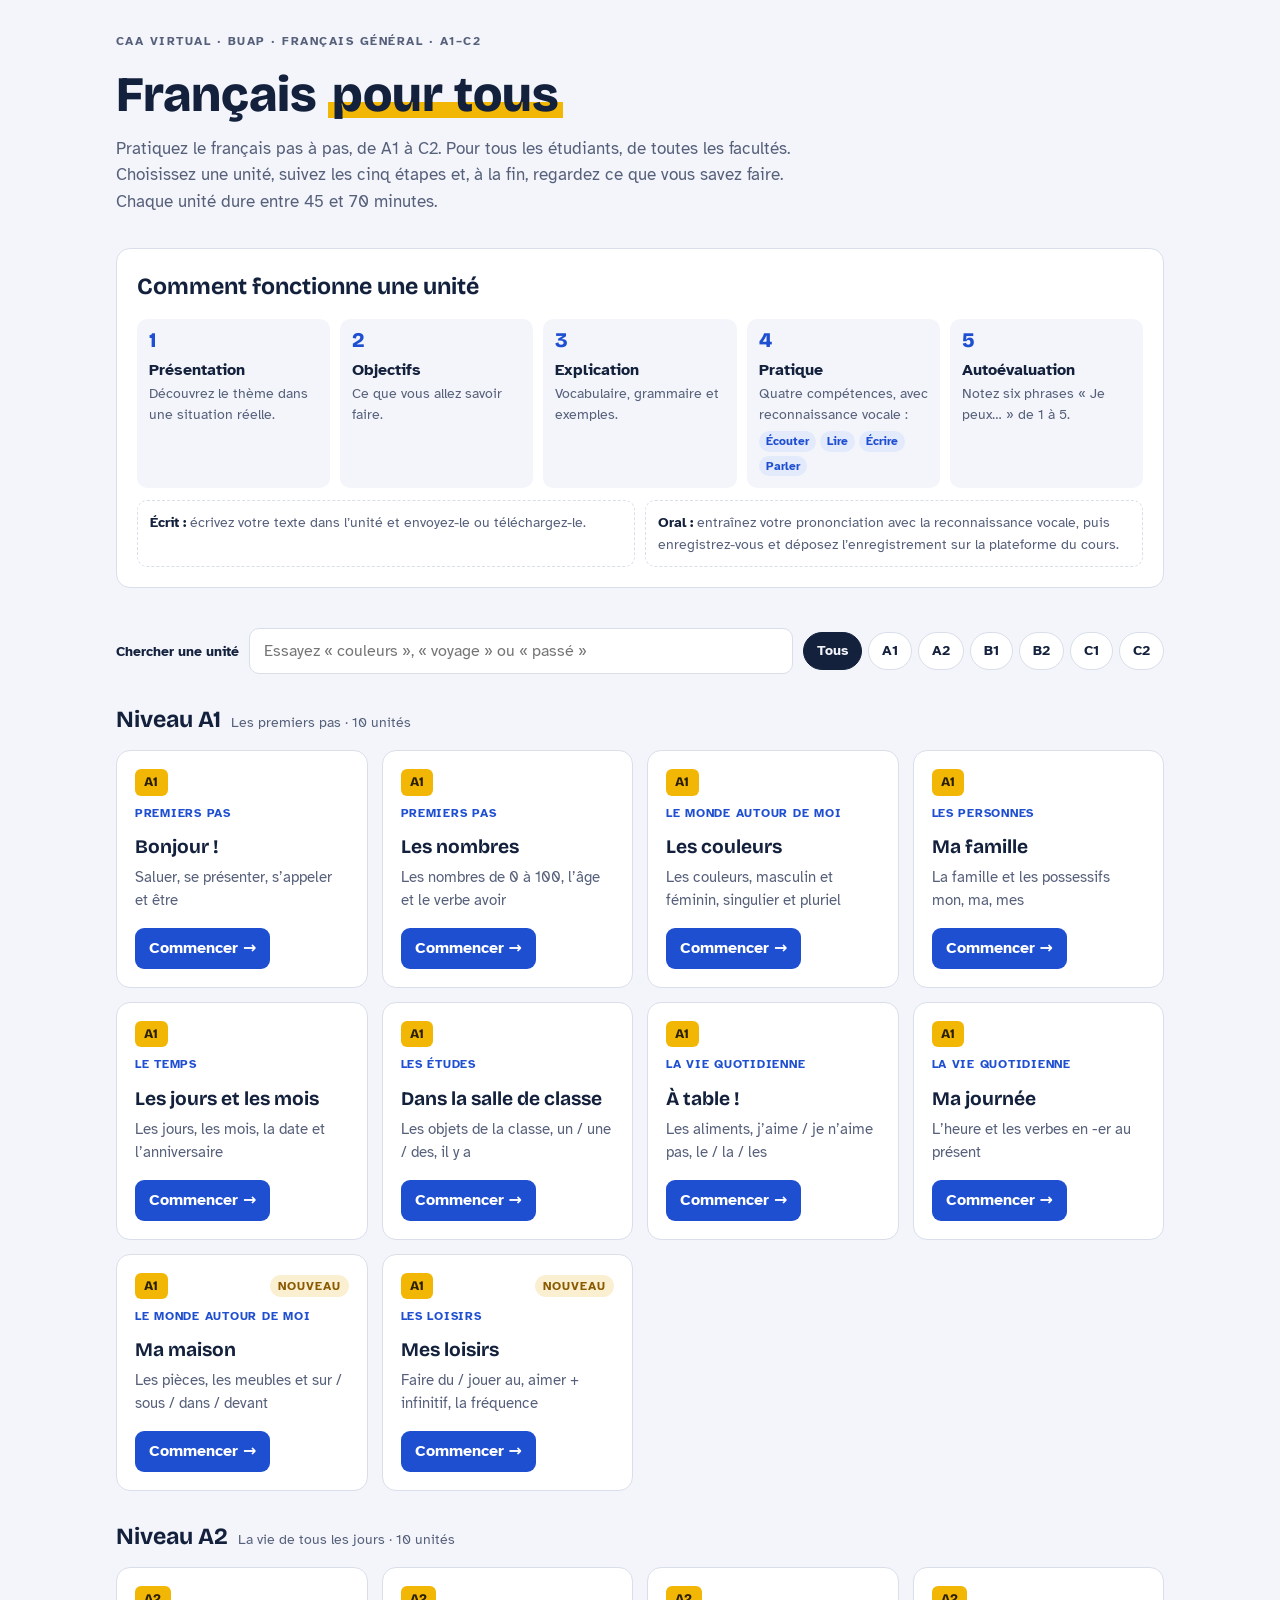
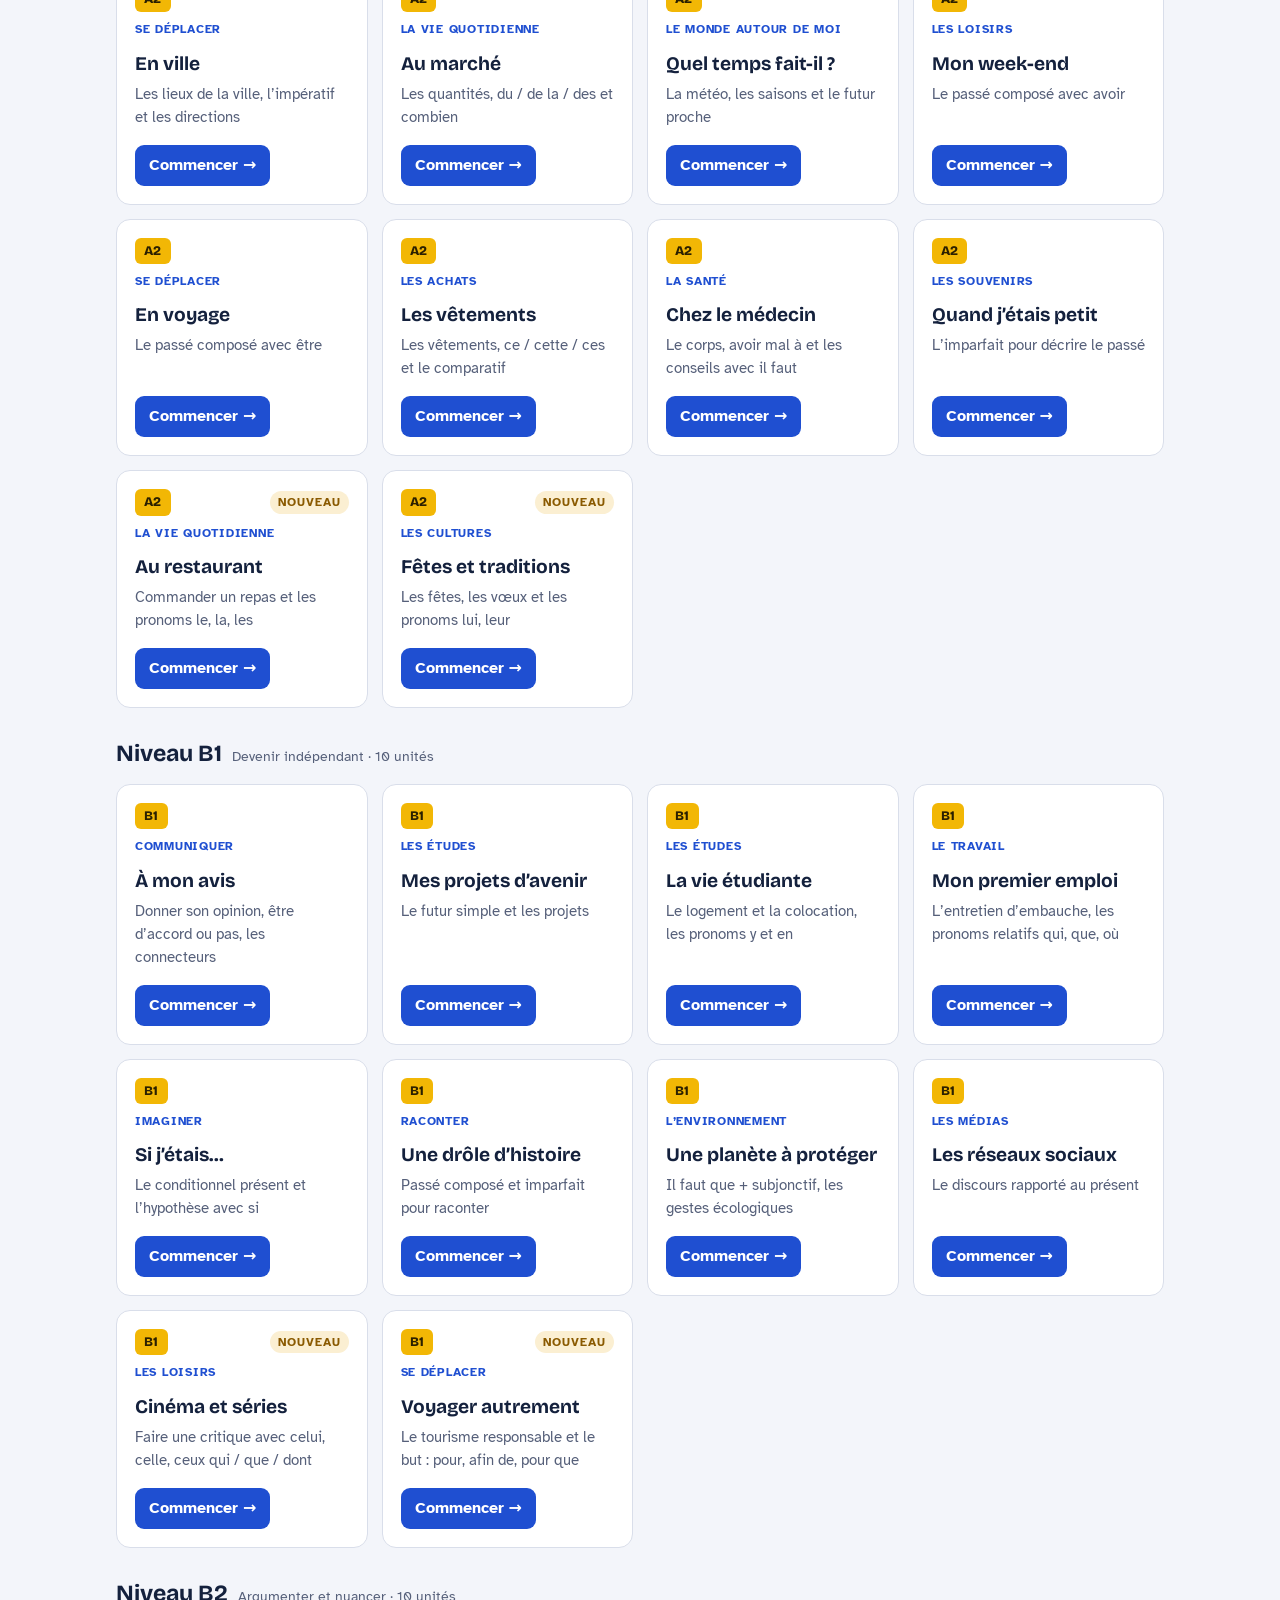
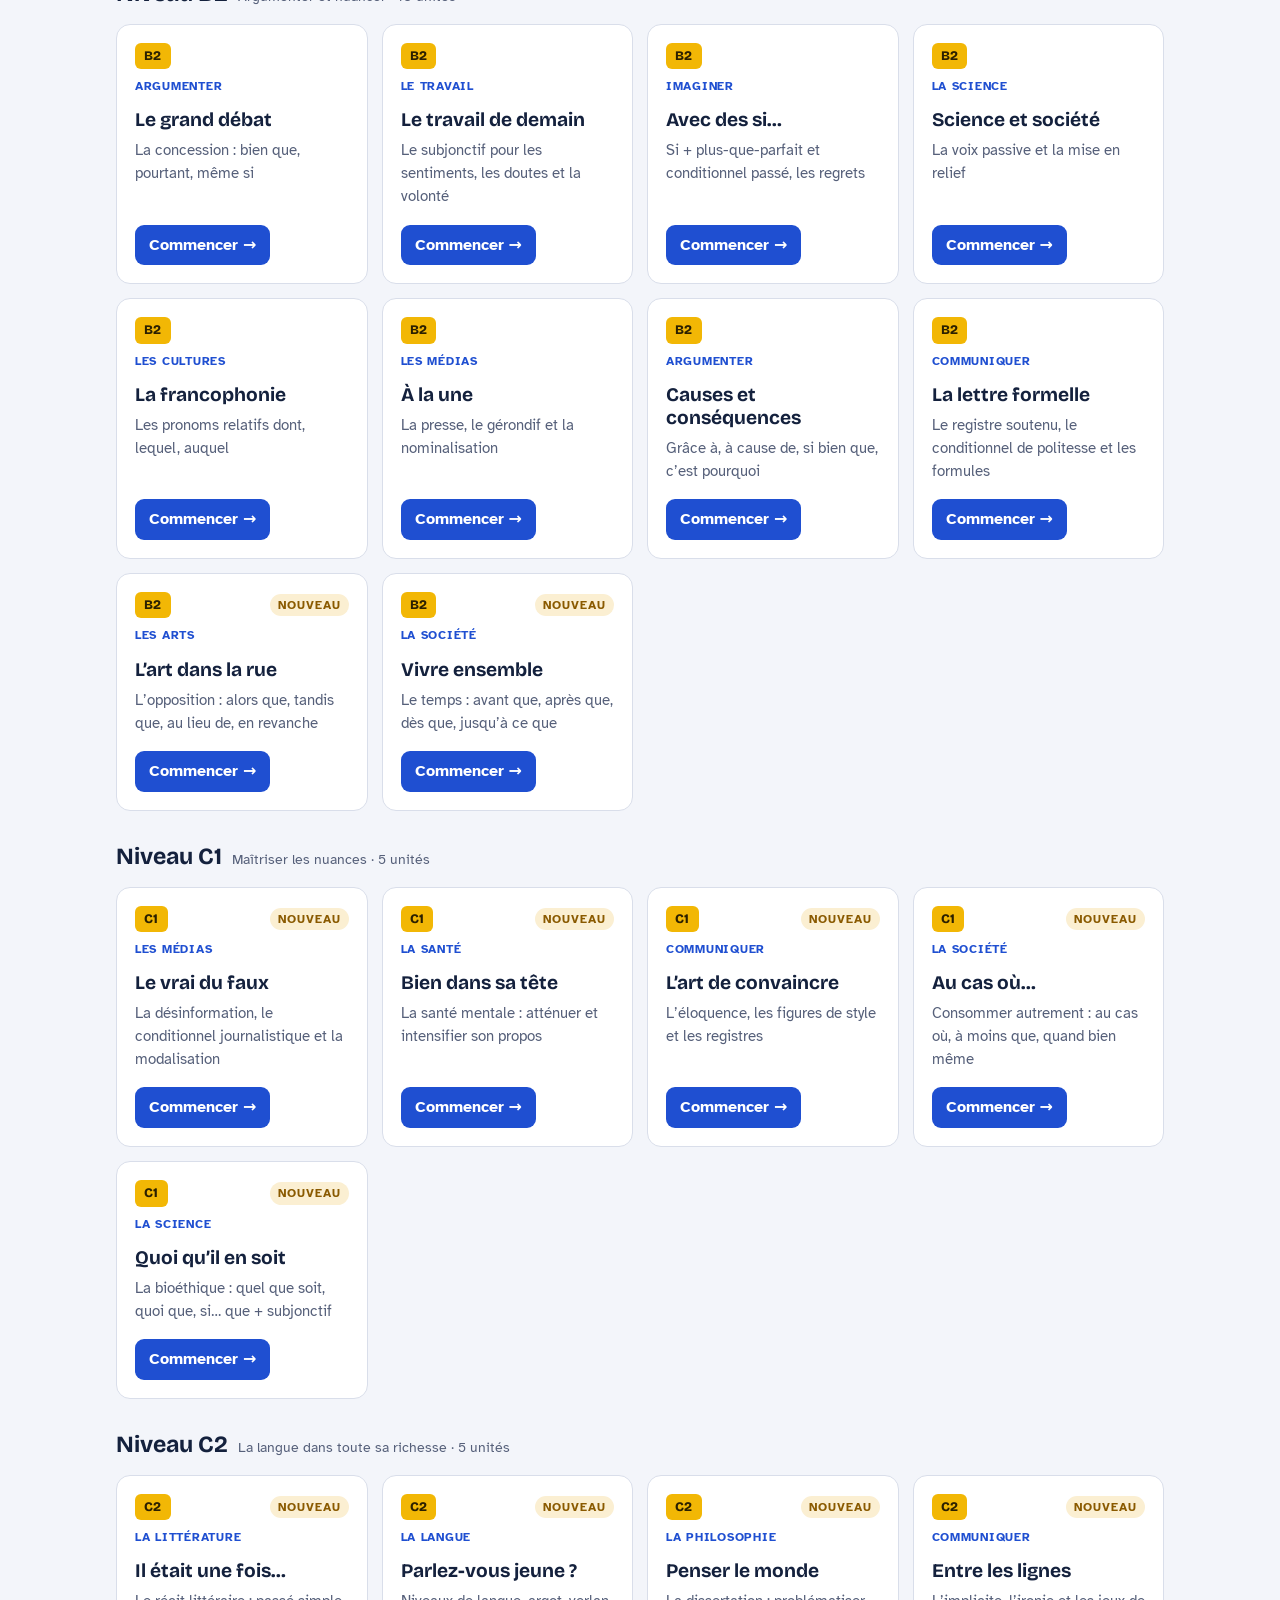
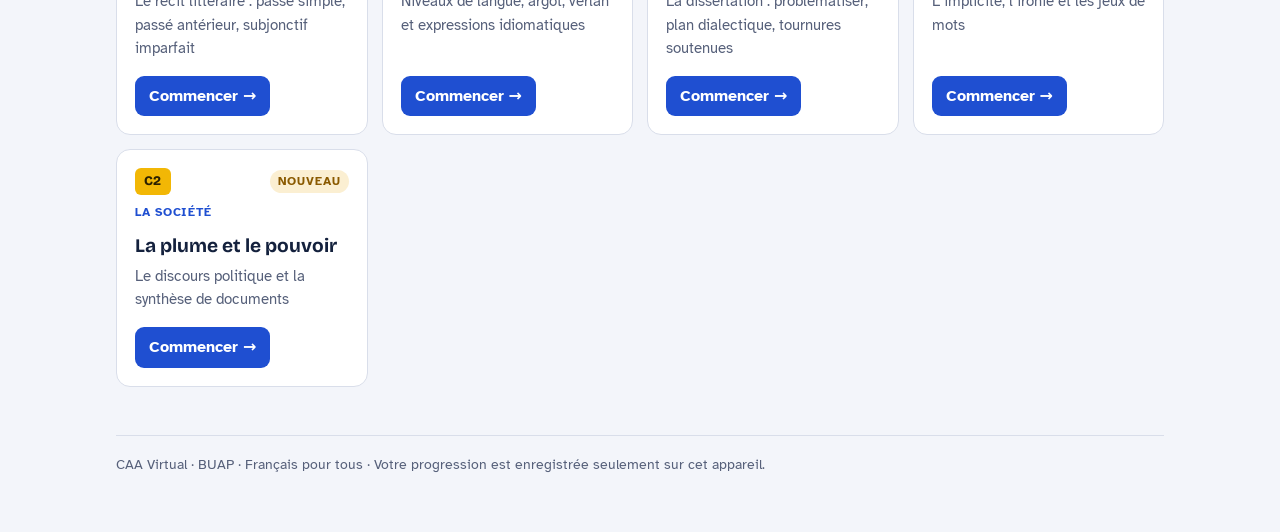
<file: index.html>
<!doctype html>
<html lang="fr">
<head>
<meta charset="utf-8">
<meta name="viewport" content="width=device-width, initial-scale=1, viewport-fit=cover">
<title>Français pour tous</title>
<link rel="preconnect" href="https://fonts.googleapis.com">
<link rel="stylesheet" href="https://fonts.googleapis.com/css2?family=Bricolage+Grotesque:opsz,wght@12..96,500;12..96,700;12..96,800&family=Atkinson+Hyperlegible:ital,wght@0,400;0,700;1,400&display=swap">
<style>
/* Layout: a study-planner page (French site). Header with the 5-step route every unit follows, then a filterable grid of unit cards grouped by status. */
:root{
  --bg:#f3f5fa; --surface:#ffffff; --ink:#14213d; --muted:#56607a; --line:#d9deea;
  --accent:#1f4fd1; --accent-soft:#e3eafc; --gold:#f2b705; --gold-ink:#5c4300;
  --new:#0f7a5a; --new-soft:#dcf3ea; --soon:#8a5a00; --soon-soft:#fbefd2;
  --display:"Bricolage Grotesque", "Segoe UI", system-ui, sans-serif;
  --body:"Atkinson Hyperlegible", "Segoe UI", system-ui, sans-serif;
}
@media (prefers-color-scheme: dark){:root:not([data-theme="light"]){
  --bg:#0e1424; --surface:#161e33; --ink:#e8ecf6; --muted:#9aa5c0; --line:#2a3552;
  --accent:#8eabff; --accent-soft:#1f2c52; --gold:#f2c23a; --gold-ink:#f2c23a;
  --new:#5fd3a9; --new-soft:#123a2e; --soon:#f0c062; --soon-soft:#3a2d10; color-scheme:dark}}
:root[data-theme="dark"]{
  --bg:#0e1424; --surface:#161e33; --ink:#e8ecf6; --muted:#9aa5c0; --line:#2a3552;
  --accent:#8eabff; --accent-soft:#1f2c52; --gold:#f2c23a; --gold-ink:#f2c23a;
  --new:#5fd3a9; --new-soft:#123a2e; --soon:#f0c062; --soon-soft:#3a2d10; color-scheme:dark}
*{box-sizing:border-box}
[hidden]{display:none!important}
html,body{margin:0}
body{background:var(--bg);color:var(--ink);font-family:var(--body);font-size:16px;line-height:1.55}
.wrap{max-width:1080px;margin:0 auto;padding-block:32px 56px;padding-left:max(16px,env(safe-area-inset-left,0px));padding-right:max(16px,env(safe-area-inset-right,0px))}
.eyebrow{font-size:.78rem;letter-spacing:.12em;text-transform:uppercase;color:var(--muted);font-weight:700}
h1{font-family:var(--display);font-weight:800;font-size:clamp(2rem,5vw,3.1rem);line-height:1.05;margin:.35em 0 .3em;text-wrap:balance}
h1 span{background:linear-gradient(transparent 62%,var(--gold) 62%,var(--gold) 90%,transparent 90%);padding:0 .08em}
.lead{max-width:62ch;color:var(--muted);font-size:1.08rem;margin:0}
h2{font-family:var(--display);font-weight:700;font-size:1.45rem;margin:0;text-wrap:balance}
/* Route */
.route{margin-top:32px;background:var(--surface);border:1px solid var(--line);border-radius:14px;padding:20px}
.route ol{list-style:none;margin:14px 0 0;padding:0;display:grid;grid-template-columns:repeat(5,minmax(0,1fr));gap:10px;counter-reset:s}
.route li{counter-increment:s;position:relative;padding:12px;border-radius:10px;background:var(--bg);min-width:0}
.route li::before{content:counter(s);font-family:var(--display);font-weight:800;font-size:1.3rem;color:var(--accent);display:block;line-height:1}
.route b{display:block;margin-top:6px}
.route small{color:var(--muted);font-size:.86rem;display:block}
.skills{display:flex;flex-wrap:wrap;gap:4px;margin-top:6px}
.skills i{font-style:normal;font-size:.74rem;padding:1px 7px;border-radius:99px;background:var(--accent-soft);color:var(--accent);font-weight:700}
.evidence{display:grid;grid-template-columns:1fr 1fr;gap:10px;margin-top:12px}
.evidence div{border:1px dashed var(--line);border-radius:10px;padding:10px 12px;font-size:.9rem;color:var(--muted)}
.evidence strong{color:var(--ink)}
/* Controls */
.controls{display:flex;flex-wrap:wrap;gap:10px;align-items:center;margin:40px 0 18px}
.controls label{font-weight:700;font-size:.9rem}
#q{flex:1 1 220px;min-width:0;font:inherit;padding:10px 14px;border-radius:10px;border:1px solid var(--line);background:var(--surface);color:var(--ink)}
.chips{display:flex;flex-wrap:wrap;gap:6px}
.chip{font:inherit;font-size:.88rem;font-weight:700;padding:7px 13px;border-radius:99px;border:1px solid var(--line);background:var(--surface);color:var(--ink);cursor:pointer}
.chip[aria-pressed="true"]{background:var(--ink);color:var(--bg);border-color:var(--ink)}
:focus-visible{outline:3px solid var(--gold);outline-offset:2px}
/* Groups & cards */
.group{margin-top:28px}
.group-head{display:flex;align-items:baseline;gap:10px;flex-wrap:wrap;margin-bottom:12px}
.group-head .count{color:var(--muted);font-size:.9rem}
.grid{display:grid;grid-template-columns:repeat(auto-fill,minmax(250px,1fr));gap:14px}
.card{background:var(--surface);border:1px solid var(--line);border-radius:14px;padding:18px;display:flex;flex-direction:column;gap:8px;min-width:0}
.card .top{display:flex;justify-content:space-between;align-items:center;gap:8px}
.lvl{font-family:var(--display);font-weight:800;font-size:.82rem;padding:3px 9px;border-radius:6px;background:var(--gold);color:#2b2000;letter-spacing:.02em}
.status{font-size:.74rem;font-weight:700;text-transform:uppercase;letter-spacing:.08em;padding:2px 8px;border-radius:99px}
.st-ready{background:var(--accent-soft);color:var(--accent)}
.st-progress{background:var(--new-soft);color:var(--new)}
.st-planned{background:var(--soon-soft);color:var(--soon)}
.card h3{font-family:var(--display);font-weight:700;font-size:1.2rem;line-height:1.2;margin:4px 0 0;text-wrap:balance}
.focus{color:var(--muted);font-size:.93rem;margin:0}
.subject{font-size:.78rem;font-weight:700;letter-spacing:.06em;text-transform:uppercase;color:var(--accent);margin:0}
.num{font-variant-numeric:tabular-nums;color:var(--muted);font-size:.8rem;font-weight:700}
.card .go{margin-top:auto;padding-top:8px}
.card a.btn{display:inline-block;font-weight:700;text-decoration:none;color:var(--surface);background:var(--accent);padding:8px 14px;border-radius:9px}
.card a.btn:hover{filter:brightness(1.08)}
.card .pending{font-size:.88rem;color:var(--muted);font-style:italic}
.empty{color:var(--muted);padding:20px;border:1px dashed var(--line);border-radius:12px;text-align:center}
footer{margin-top:48px;padding-top:18px;border-top:1px solid var(--line);color:var(--muted);font-size:.88rem}
@media (max-width:760px){.route ol{grid-template-columns:repeat(2,minmax(0,1fr))}.route li:last-child{grid-column:1/-1}.evidence{grid-template-columns:1fr}}
@media (prefers-reduced-motion:no-preference){.card{transition:transform .15s ease,border-color .15s}.card:hover{transform:translateY(-2px);border-color:var(--accent)}}
</style>
</head>
<body>

<div class="wrap">
  <header>
    <div class="eyebrow">CAA Virtual · BUAP · Français général · A1–C2</div>
    <h1>Français <span>pour tous</span></h1>
    <p class="lead">Pratiquez le français pas à pas, de A1 à C2. Pour tous les étudiants, de toutes les facultés. Choisissez une unité, suivez les cinq étapes et, à la fin, regardez ce que vous savez faire. Chaque unité dure entre 45 et 70 minutes.</p>
  </header>

  <section class="route" aria-labelledby="route-h">
    <h2 id="route-h">Comment fonctionne une unité</h2>
    <ol>
      <li><b>Présentation</b><small>Découvrez le thème dans une situation réelle.</small></li>
      <li><b>Objectifs</b><small>Ce que vous allez savoir faire.</small></li>
      <li><b>Explication</b><small>Vocabulaire, grammaire et exemples.</small></li>
      <li><b>Pratique</b><small>Quatre compétences, avec reconnaissance vocale :</small><span class="skills"><i>Écouter</i><i>Lire</i><i>Écrire</i><i>Parler</i></span></li>
      <li><b>Autoévaluation</b><small>Notez six phrases « Je peux… » de 1 à 5.</small></li>
    </ol>
    <div class="evidence">
      <div><strong>Écrit :</strong> écrivez votre texte dans l’unité et envoyez-le ou téléchargez-le.</div>
      <div><strong>Oral :</strong> entraînez votre prononciation avec la reconnaissance vocale, puis enregistrez-vous et déposez l’enregistrement sur la plateforme du cours.</div>
    </div>
  </section>

  <div class="controls">
    <label for="q">Chercher une unité</label>
    <input id="q" type="search" placeholder="Essayez « couleurs », « voyage » ou « passé »" autocomplete="off">
    <div class="chips" role="group" aria-label="Filtrer par niveau" id="levels"></div>
  </div>

  <main id="list"></main>

  <footer>CAA Virtual · BUAP · Français pour tous · Votre progression est enregistrée seulement sur cet appareil.</footer>
</div>

<script>
/* ===== Unités de la page d'accueil =====
   Pour ajouter une unité : copiez le dossier _template, renommez-le (ex. "ma-nouvelle-unite"),
   modifiez son data.js, puis ajoutez une ligne ici avec url: "ma-nouvelle-unite/".
   theme = petite étiquette au-dessus du titre. isNew: true affiche « Nouveau ». */
const UNITS = [
  {title:"Bonjour !",                theme:"Premiers pas",        focus:"Saluer, se présenter, s’appeler et être",                          level:"A1", url:"bonjour/"},
  {title:"Les nombres",              theme:"Premiers pas",        focus:"Les nombres de 0 à 100, l’âge et le verbe avoir",                  level:"A1", url:"les-nombres/"},
  {title:"Les couleurs",             theme:"Le monde autour de moi", focus:"Les couleurs, masculin et féminin, singulier et pluriel",       level:"A1", url:"les-couleurs/"},
  {title:"Ma famille",               theme:"Les personnes",       focus:"La famille et les possessifs mon, ma, mes",                        level:"A1", url:"ma-famille/"},
  {title:"Les jours et les mois",    theme:"Le temps",            focus:"Les jours, les mois, la date et l’anniversaire",                   level:"A1", url:"jours-et-mois/"},
  {title:"Dans la salle de classe",  theme:"Les études",          focus:"Les objets de la classe, un / une / des, il y a",                  level:"A1", url:"salle-de-classe/"},
  {title:"À table !",                theme:"La vie quotidienne",  focus:"Les aliments, j’aime / je n’aime pas, le / la / les",              level:"A1", url:"a-table/"},
  {title:"Ma journée",               theme:"La vie quotidienne",  focus:"L’heure et les verbes en -er au présent",                         level:"A1", url:"ma-journee/"},
  {title:"Ma maison",                theme:"Le monde autour de moi", focus:"Les pièces, les meubles et sur / sous / dans / devant",           level:"A1", url:"ma-maison/", isNew:true},
  {title:"Mes loisirs",              theme:"Les loisirs",         focus:"Faire du / jouer au, aimer + infinitif, la fréquence",             level:"A1", url:"mes-loisirs/", isNew:true},
  {title:"En ville",                 theme:"Se déplacer",         focus:"Les lieux de la ville, l’impératif et les directions",             level:"A2", url:"en-ville/"},
  {title:"Au marché",                theme:"La vie quotidienne",  focus:"Les quantités, du / de la / des et combien",                       level:"A2", url:"au-marche/"},
  {title:"Quel temps fait-il ?",     theme:"Le monde autour de moi", focus:"La météo, les saisons et le futur proche",                     level:"A2", url:"la-meteo/"},
  {title:"Mon week-end",             theme:"Les loisirs",         focus:"Le passé composé avec avoir",                                      level:"A2", url:"mon-week-end/"},
  {title:"En voyage",                theme:"Se déplacer",         focus:"Le passé composé avec être",                                       level:"A2", url:"en-voyage/"},
  {title:"Les vêtements",            theme:"Les achats",          focus:"Les vêtements, ce / cette / ces et le comparatif",                 level:"A2", url:"les-vetements/"},
  {title:"Chez le médecin",          theme:"La santé",            focus:"Le corps, avoir mal à et les conseils avec il faut",               level:"A2", url:"chez-le-medecin/"},
  {title:"Quand j’étais petit",      theme:"Les souvenirs",       focus:"L’imparfait pour décrire le passé",                                level:"A2", url:"quand-j-etais-petit/"},
  {title:"Au restaurant",            theme:"La vie quotidienne",  focus:"Commander un repas et les pronoms le, la, les",                    level:"A2", url:"au-restaurant/", isNew:true},
  {title:"Fêtes et traditions",      theme:"Les cultures",        focus:"Les fêtes, les vœux et les pronoms lui, leur",                     level:"A2", url:"fetes-et-traditions/", isNew:true},
  {title:"À mon avis",               theme:"Communiquer",         focus:"Donner son opinion, être d’accord ou pas, les connecteurs",        level:"B1", url:"a-mon-avis/"},
  {title:"Mes projets d’avenir",     theme:"Les études",          focus:"Le futur simple et les projets",                                   level:"B1", url:"projets-d-avenir/"},
  {title:"La vie étudiante",         theme:"Les études",          focus:"Le logement et la colocation, les pronoms y et en",               level:"B1", url:"la-vie-etudiante/"},
  {title:"Mon premier emploi",       theme:"Le travail",          focus:"L’entretien d’embauche, les pronoms relatifs qui, que, où",        level:"B1", url:"premier-emploi/"},
  {title:"Si j’étais…",              theme:"Imaginer",            focus:"Le conditionnel présent et l’hypothèse avec si",                   level:"B1", url:"si-j-etais/"},
  {title:"Une drôle d’histoire",     theme:"Raconter",            focus:"Passé composé et imparfait pour raconter",                         level:"B1", url:"une-drole-d-histoire/"},
  {title:"Une planète à protéger",   theme:"L’environnement",     focus:"Il faut que + subjonctif, les gestes écologiques",                 level:"B1", url:"planete-a-proteger/"},
  {title:"Les réseaux sociaux",      theme:"Les médias",          focus:"Le discours rapporté au présent",                                  level:"B1", url:"reseaux-sociaux/"},
  {title:"Cinéma et séries",         theme:"Les loisirs",         focus:"Faire une critique avec celui, celle, ceux qui / que / dont",      level:"B1", url:"cinema-et-series/", isNew:true},
  {title:"Voyager autrement",        theme:"Se déplacer",         focus:"Le tourisme responsable et le but : pour, afin de, pour que",      level:"B1", url:"voyager-autrement/", isNew:true},
  {title:"Le grand débat",           theme:"Argumenter",          focus:"La concession : bien que, pourtant, même si",                      level:"B2", url:"le-grand-debat/"},
  {title:"Le travail de demain",     theme:"Le travail",          focus:"Le subjonctif pour les sentiments, les doutes et la volonté",      level:"B2", url:"travail-de-demain/"},
  {title:"Avec des si…",             theme:"Imaginer",            focus:"Si + plus-que-parfait et conditionnel passé, les regrets",         level:"B2", url:"avec-des-si/"},
  {title:"Science et société",       theme:"La science",          focus:"La voix passive et la mise en relief",                             level:"B2", url:"science-et-societe/"},
  {title:"La francophonie",          theme:"Les cultures",        focus:"Les pronoms relatifs dont, lequel, auquel",                        level:"B2", url:"la-francophonie/"},
  {title:"À la une",                 theme:"Les médias",          focus:"La presse, le gérondif et la nominalisation",                      level:"B2", url:"a-la-une/"},
  {title:"Causes et conséquences",   theme:"Argumenter",          focus:"Grâce à, à cause de, si bien que, c’est pourquoi",                 level:"B2", url:"causes-et-consequences/"},
  {title:"La lettre formelle",       theme:"Communiquer",         focus:"Le registre soutenu, le conditionnel de politesse et les formules", level:"B2", url:"lettre-formelle/"},
  {title:"L’art dans la rue",        theme:"Les arts",            focus:"L’opposition : alors que, tandis que, au lieu de, en revanche",     level:"B2", url:"l-art-dans-la-rue/", isNew:true},
  {title:"Vivre ensemble",           theme:"La société",          focus:"Le temps : avant que, après que, dès que, jusqu’à ce que",          level:"B2", url:"vivre-ensemble/", isNew:true},
  {title:"Le vrai du faux",          theme:"Les médias",          focus:"La désinformation, le conditionnel journalistique et la modalisation", level:"C1", url:"le-vrai-du-faux/", isNew:true},
  {title:"Bien dans sa tête",        theme:"La santé",            focus:"La santé mentale : atténuer et intensifier son propos",            level:"C1", url:"bien-dans-sa-tete/", isNew:true},
  {title:"L’art de convaincre",      theme:"Communiquer",         focus:"L’éloquence, les figures de style et les registres",               level:"C1", url:"l-art-de-convaincre/", isNew:true},
  {title:"Au cas où…",               theme:"La société",          focus:"Consommer autrement : au cas où, à moins que, quand bien même",    level:"C1", url:"au-cas-ou/", isNew:true},
  {title:"Quoi qu’il en soit",       theme:"La science",          focus:"La bioéthique : quel que soit, quoi que, si… que + subjonctif",    level:"C1", url:"quoi-qu-il-en-soit/", isNew:true},
  {title:"Il était une fois…",       theme:"La littérature",      focus:"Le récit littéraire : passé simple, passé antérieur, subjonctif imparfait", level:"C2", url:"il-etait-une-fois/", isNew:true},
  {title:"Parlez-vous jeune ?",      theme:"La langue",           focus:"Niveaux de langue, argot, verlan et expressions idiomatiques",     level:"C2", url:"parlez-vous-jeune/", isNew:true},
  {title:"Penser le monde",          theme:"La philosophie",      focus:"La dissertation : problématiser, plan dialectique, tournures soutenues", level:"C2", url:"penser-le-monde/", isNew:true},
  {title:"Entre les lignes",         theme:"Communiquer",         focus:"L’implicite, l’ironie et les jeux de mots",                       level:"C2", url:"entre-les-lignes/", isNew:true},
  {title:"La plume et le pouvoir",   theme:"La société",          focus:"Le discours politique et la synthèse de documents",               level:"C2", url:"la-plume-et-le-pouvoir/", isNew:true}
];

const GROUPS = [
  {key:"A1", name:"Niveau A1", note:"Les premiers pas"},
  {key:"A2", name:"Niveau A2", note:"La vie de tous les jours"},
  {key:"B1", name:"Niveau B1", note:"Devenir indépendant"},
  {key:"B2", name:"Niveau B2", note:"Argumenter et nuancer"},
  {key:"C1", name:"Niveau C1", note:"Maîtriser les nuances"},
  {key:"C2", name:"Niveau C2", note:"La langue dans toute sa richesse"}
];
const LEVELS = ["Tous","A1","A2","B1","B2","C1","C2"];
let level = "Tous";

const chipsEl = document.getElementById("levels");
LEVELS.forEach(l=>{
  const b=document.createElement("button");
  b.className="chip"; b.type="button"; b.textContent=l; b.id="lvl-"+l;
  b.setAttribute("aria-pressed", l===level ? "true":"false");
  b.addEventListener("click",()=>{level=l;[...chipsEl.children].forEach(c=>c.setAttribute("aria-pressed",c.textContent===l?"true":"false"));render();});
  chipsEl.appendChild(b);
});
document.getElementById("q").addEventListener("input",render);

function esc(s){return s.replace(/[&<>"]/g,c=>({"&":"&amp;","<":"&lt;",">":"&gt;",'"':"&quot;"}[c]));}
/* Accents are ignored in the search box: "eleve" finds "élève". */
function fold(s){return s.toLowerCase().normalize("NFD").replace(/[̀-ͯ]/g,"").replace(/[’']/g,"'");}
function done(u){ try { const s=JSON.parse(localStorage.getItem("fr:"+u.url.replace(/\/$/,""))||"{}"); return s.self && Object.keys(s.self).length>=6; } catch(e){ return false; } }

function render(){
  const q=fold(document.getElementById("q").value.trim());
  const list=document.getElementById("list"); list.innerHTML="";
  let shown=0;
  GROUPS.forEach(g=>{
    const items=UNITS.map((u,i)=>({...u,n:i+1})).filter(u=>u.level===g.key
      && (level==="Tous"||u.level===level)
      && (!q || fold(u.title+" "+u.theme+" "+u.focus).includes(q)));
    if(!items.length) return;
    shown+=items.length;
    const sec=document.createElement("section"); sec.className="group";
    sec.innerHTML=`<div class="group-head"><h2>${g.name}</h2><span class="count">${g.note} · ${items.length} unité${items.length>1?"s":""}</span></div>`;
    const grid=document.createElement("div"); grid.className="grid";
    items.forEach(u=>{
      const badge = done(u) ? `<span class="status st-progress">Terminée</span>` : (u.isNew ? `<span class="status st-planned">Nouveau</span>` : "");
      const go = u.url ? `<a class="btn" href="${esc(u.url)}">Commencer →</a>` : `<span class="pending">Bientôt disponible</span>`;
      grid.insertAdjacentHTML("beforeend",
        `<article class="card"><div class="top"><span class="lvl">${u.level}</span>${badge}</div>
         <p class="subject">${esc(u.theme||"")}</p><h3>${esc(u.title)}</h3><p class="focus">${esc(u.focus)}</p><div class="go">${go}</div></article>`);
    });
    sec.appendChild(grid); list.appendChild(sec);
  });
  if(!shown) list.innerHTML=`<p class="empty">Aucune unité trouvée. Essayez un autre mot ou choisissez « Tous ».</p>`;
}
render();
</script>
</body>
</html>
</file>
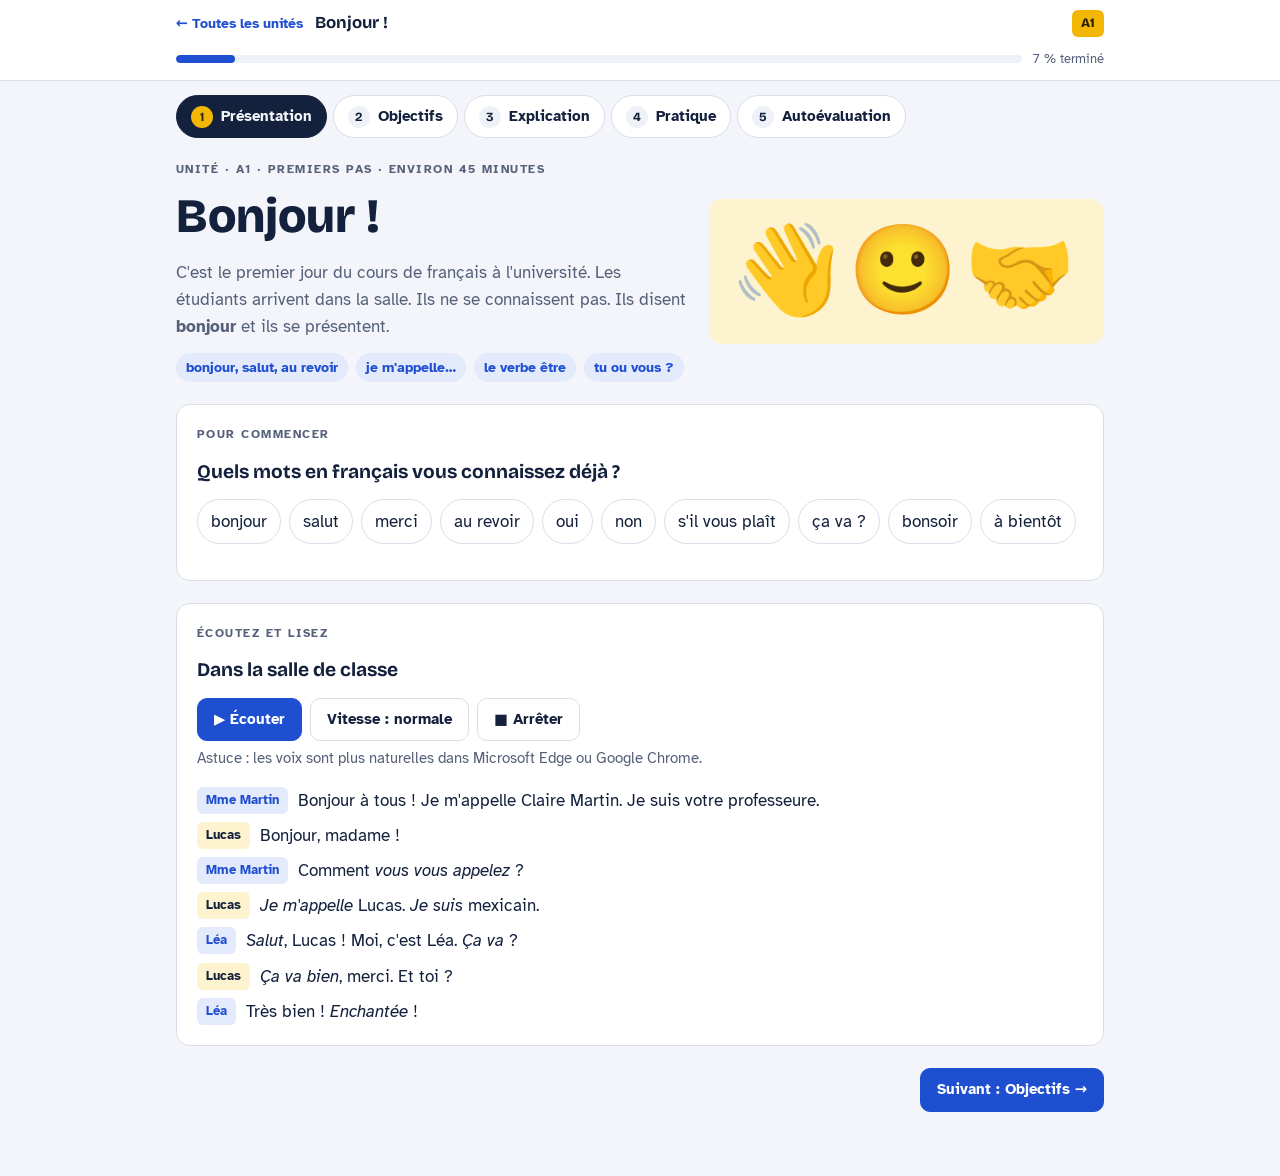
<file: _template/index.html>
<!doctype html>
<html lang="fr">
<head>
<meta charset="utf-8">
<meta name="viewport" content="width=device-width, initial-scale=1, viewport-fit=cover">
<title>Français pour tous</title>
<link rel="preconnect" href="https://fonts.googleapis.com">
<link rel="stylesheet" href="https://fonts.googleapis.com/css2?family=Bricolage+Grotesque:opsz,wght@12..96,500;12..96,700;12..96,800&family=Atkinson+Hyperlegible:ital,wght@0,400;0,700;1,400&display=swap">
<link rel="stylesheet" href="../assets/unit.css?v=3">
</head>
<body>
<noscript><p style="padding:16px">Cette unité a besoin de JavaScript. Activez-le dans votre navigateur.</p></noscript>
<!-- Toutes les unités utilisent cette même page. Le contenu est dans data.js, dans ce dossier. -->
<script src="../assets/config.js"></script>
<script src="data.js"></script>
<script src="../assets/unit.js?v=3"></script>
</body>
</html>
</file>
<file: assets/unit.css>
/* Français pour tous — shared unit styles
   Layout: sticky header with progress, five step tabs, one panel per step.
   Colors are tokens; every unit uses the same palette as the home page. */
:root{
  --bg:#f3f5fa; --surface:#ffffff; --sunk:#eef1f8; --ink:#14213d; --muted:#56607a; --line:#d9deea;
  --accent:#1f4fd1; --accent-ink:#ffffff; --accent-soft:#e3eafc; --gold:#f2b705; --gold-soft:#fdf3cf;
  --good:#0f7a5a; --good-soft:#dcf3ea; --bad:#b42318; --bad-soft:#fde4e1;
  --display:"Bricolage Grotesque","Segoe UI",system-ui,sans-serif;
  --body:"Atkinson Hyperlegible","Segoe UI",system-ui,sans-serif;
  --radius:14px;
}
@media (prefers-color-scheme: dark){:root:not([data-theme="light"]){
  --bg:#0e1424; --surface:#161e33; --sunk:#111a2d; --ink:#e8ecf6; --muted:#9aa5c0; --line:#2a3552;
  --accent:#8eabff; --accent-ink:#0e1424; --accent-soft:#1f2c52; --gold:#f2c23a; --gold-soft:#3a2f0e;
  --good:#5fd3a9; --good-soft:#123a2e; --bad:#ff8a7a; --bad-soft:#41191a; color-scheme:dark}}
:root[data-theme="dark"]{
  --bg:#0e1424; --surface:#161e33; --sunk:#111a2d; --ink:#e8ecf6; --muted:#9aa5c0; --line:#2a3552;
  --accent:#8eabff; --accent-ink:#0e1424; --accent-soft:#1f2c52; --gold:#f2c23a; --gold-soft:#3a2f0e;
  --good:#5fd3a9; --good-soft:#123a2e; --bad:#ff8a7a; --bad-soft:#41191a; color-scheme:dark}

*{box-sizing:border-box}
[hidden]{display:none!important}
html,body{margin:0}
body{background:var(--bg);color:var(--ink);font-family:var(--body);font-size:17px;line-height:1.6}
.wrap{max-width:960px;margin:0 auto;padding-left:max(16px,env(safe-area-inset-left,0px));padding-right:max(16px,env(safe-area-inset-right,0px))}
h1,h2,h3{font-family:var(--display);line-height:1.15;text-wrap:balance;margin:0}
h2{font-size:1.6rem;font-weight:800}
h3{font-size:1.2rem;font-weight:700}
p{margin:0}
:focus-visible{outline:3px solid var(--gold);outline-offset:2px}
button{font:inherit;color:inherit}
.muted{color:var(--muted)}
.stack{display:flex;flex-direction:column;gap:16px}
.row{display:flex;flex-wrap:wrap;gap:10px;align-items:center}

/* Header */
body::before{content:"";position:fixed;inset:0 0 auto;height:env(safe-area-inset-top,0px);background:var(--surface);z-index:20}
.topbar{position:sticky;top:env(safe-area-inset-top,0px);z-index:10;background:var(--surface);border-bottom:1px solid var(--line)}
.topbar .wrap{padding-block:10px;display:flex;align-items:center;gap:12px;flex-wrap:wrap}
.back{font-weight:700;text-decoration:none;color:var(--accent);font-size:.9rem;white-space:nowrap}
.unit-name{font-family:var(--display);font-weight:700;font-size:1.05rem;flex:1 1 200px;min-width:0}
.lvl{font-family:var(--display);font-weight:800;font-size:.8rem;padding:3px 9px;border-radius:6px;background:var(--gold);color:#2b2000;white-space:nowrap}
.progress{flex:1 1 100%;display:flex;align-items:center;gap:10px;font-size:.82rem;color:var(--muted);font-variant-numeric:tabular-nums}
.bar{flex:1;height:8px;border-radius:99px;background:var(--sunk);overflow:hidden}
.bar span{display:block;height:100%;width:0;background:var(--accent);border-radius:99px;transition:width .3s}

/* Step tabs */
.steps{display:flex;gap:6px;overflow-x:auto;padding-block:14px 4px;scrollbar-width:thin}
.step-btn{flex:0 0 auto;display:flex;align-items:center;gap:8px;padding:9px 14px;border-radius:99px;border:1px solid var(--line);background:var(--surface);cursor:pointer;font-weight:700;font-size:.92rem}
.step-btn .n{display:inline-grid;place-items:center;width:22px;height:22px;border-radius:50%;background:var(--sunk);font-size:.78rem;font-family:var(--display)}
.step-btn[aria-selected="true"]{background:var(--ink);color:var(--bg);border-color:var(--ink)}
.step-btn[aria-selected="true"] .n{background:var(--gold);color:#2b2000}
.step-btn.done .n{background:var(--good);color:var(--surface)}
main{padding-block:18px 64px}
.panel{display:flex;flex-direction:column;gap:22px}
.card{background:var(--surface);border:1px solid var(--line);border-radius:var(--radius);padding:20px;min-width:0}
.card.sunk{background:var(--sunk);border-color:transparent}
.eyebrow{font-size:.76rem;letter-spacing:.12em;text-transform:uppercase;color:var(--muted);font-weight:700}

/* Presentation */
.hero{display:grid;grid-template-columns:minmax(0,1.3fr) minmax(0,1fr);gap:20px;align-items:center}
.hero h1{font-size:clamp(2rem,6vw,3rem);font-weight:800;margin:.2em 0 .3em}
.hero .scene{font-size:clamp(3rem,10vw,5.5rem);line-height:1.1;text-align:center;background:var(--gold-soft);border-radius:var(--radius);padding:24px 12px;letter-spacing:.08em;word-break:break-word}
.facts{display:flex;flex-wrap:wrap;gap:8px;margin-top:12px}
.facts span{font-size:.85rem;padding:4px 10px;border-radius:99px;background:var(--accent-soft);color:var(--accent);font-weight:700}
.dialogue{display:flex;flex-direction:column;gap:8px}
.line{display:grid;grid-template-columns:auto minmax(0,1fr);gap:10px;align-items:start}
.who{font-weight:700;font-size:.82rem;padding:3px 9px;border-radius:6px;background:var(--accent-soft);color:var(--accent);white-space:nowrap}
.line:nth-child(even) .who{background:var(--gold-soft);color:var(--ink)}
.pick{display:flex;flex-wrap:wrap;gap:8px}
.pick button{padding:8px 13px;border-radius:99px;border:1px solid var(--line);background:var(--surface);cursor:pointer}
.pick button[aria-pressed="true"]{background:var(--accent);color:var(--accent-ink);border-color:var(--accent)}

/* Objectives */
.objectives{list-style:none;margin:0;padding:0;display:grid;gap:10px}
.objectives li{display:grid;grid-template-columns:auto minmax(0,1fr);gap:12px;align-items:start;padding:14px 16px;background:var(--surface);border:1px solid var(--line);border-radius:12px}
.objectives li b{font-family:var(--display);font-size:1.3rem;color:var(--accent);line-height:1.2}

/* Explanation */
.vocab{display:grid;grid-template-columns:repeat(auto-fill,minmax(130px,1fr));gap:10px}
.vocab button{display:flex;flex-direction:column;align-items:center;gap:4px;padding:12px 8px;border-radius:12px;border:1px solid var(--line);background:var(--surface);cursor:pointer}
.vocab .ico{font-size:2rem;line-height:1.1}
.vocab .w{font-weight:700;font-size:.95rem;text-align:center}
.vocab .say{font-size:.72rem;color:var(--muted)}
.table-wrap{overflow-x:auto}
table{border-collapse:collapse;width:100%;font-size:.95rem}
th,td{text-align:left;padding:9px 12px;border-bottom:1px solid var(--line);vertical-align:top}
th{font-size:.78rem;letter-spacing:.06em;text-transform:uppercase;color:var(--muted)}
td em{font-style:normal;color:var(--accent);font-weight:700}
.note{font-size:.92rem;color:var(--muted)}
.watch{display:grid;gap:8px}
.watch div{display:grid;grid-template-columns:minmax(0,1fr) minmax(0,1fr);gap:8px}
.wrong,.right{padding:8px 12px;border-radius:10px;font-size:.95rem}
.wrong{background:var(--bad-soft)}
.wrong::before{content:"✗ ";color:var(--bad);font-weight:700}
.right{background:var(--good-soft)}
.right::before{content:"✓ ";color:var(--good);font-weight:700}

/* Skill tabs */
.skills{display:grid;grid-template-columns:repeat(4,minmax(0,1fr));gap:8px}
.skill-btn{padding:12px 8px;border-radius:12px;border:1px solid var(--line);background:var(--surface);cursor:pointer;font-weight:700;display:flex;flex-direction:column;align-items:center;gap:2px}
.skill-btn small{font-weight:400;color:var(--muted);font-size:.78rem;font-variant-numeric:tabular-nums}
.skill-btn[aria-selected="true"]{border:2px solid var(--accent);background:var(--accent-soft)}
.source{display:flex;flex-direction:column;gap:12px}
.player{display:flex;flex-wrap:wrap;gap:8px;align-items:center}
.reading-text{display:flex;flex-direction:column;gap:12px}
.post{background:var(--sunk);border-radius:12px;padding:14px 16px}
.post .author{font-weight:700;font-size:.88rem;color:var(--accent);margin-bottom:4px}
details summary{cursor:pointer;font-weight:700;color:var(--accent)}

/* Activities */
.activity{display:flex;flex-direction:column;gap:14px}
.activity-head{display:flex;justify-content:space-between;gap:10px;align-items:baseline;flex-wrap:wrap}
.tag{font-size:.74rem;font-weight:700;text-transform:uppercase;letter-spacing:.08em;color:var(--muted)}
.btn{display:inline-flex;align-items:center;gap:6px;padding:9px 16px;border-radius:10px;border:1px solid var(--line);background:var(--surface);cursor:pointer;font-weight:700;font-size:.92rem;text-decoration:none;color:var(--ink)}
.btn.primary{background:var(--accent);border-color:var(--accent);color:var(--accent-ink)}
.btn:disabled{opacity:.5;cursor:not-allowed}
.feedback{font-weight:700;padding:10px 14px;border-radius:10px}
.feedback.ok{background:var(--good-soft);color:var(--good)}
.feedback.part{background:var(--gold-soft);color:var(--ink)}
.feedback:empty{display:none}
.is-right{border-color:var(--good)!important;background:var(--good-soft)!important}
.is-wrong{border-color:var(--bad)!important;background:var(--bad-soft)!important}

/* match */
.match{display:grid;grid-template-columns:minmax(0,1fr) minmax(0,1fr);gap:10px}
.match .col{display:flex;flex-direction:column;gap:8px}
.match button{text-align:left;padding:10px 12px;border-radius:10px;border:1px solid var(--line);background:var(--surface);cursor:pointer;min-height:44px}
.match button.sel{border:2px solid var(--accent);background:var(--accent-soft)}
.match button.paired{opacity:.9}
.match .pairno{display:inline-grid;place-items:center;min-width:20px;height:20px;border-radius:50%;background:var(--accent);color:var(--accent-ink);font-size:.72rem;margin-right:6px}

/* sort */
.pool{display:flex;flex-wrap:wrap;gap:8px;min-height:48px;padding:10px;border-radius:12px;background:var(--sunk)}
.chipitem{padding:7px 12px;border-radius:99px;border:1px solid var(--line);background:var(--surface);cursor:grab;font-size:.92rem;user-select:none}
.chipitem.sel{border:2px solid var(--accent);background:var(--accent-soft)}
.bins{display:grid;grid-template-columns:repeat(auto-fit,minmax(180px,1fr));gap:10px}
.bin{border:2px dashed var(--line);border-radius:12px;padding:10px;min-height:110px;display:flex;flex-direction:column;gap:8px;cursor:pointer;background:var(--surface)}
.bin.over{border-color:var(--accent);background:var(--accent-soft)}
.bin h4{margin:0;font-family:var(--display);font-size:.98rem}
.bin .items{display:flex;flex-wrap:wrap;gap:6px}

/* gap fill */
.gaps{display:flex;flex-direction:column;gap:10px;margin:0;padding-left:1.4em}
.gaps li{line-height:2.1}
.gap{font:inherit;border:0;border-bottom:2px solid var(--accent);background:transparent;color:var(--ink);padding:0 4px;min-width:5ch;border-radius:0}
.gap.is-right,.gap.is-wrong{border-radius:4px}
.bank{display:flex;flex-wrap:wrap;gap:6px}
.bank span{font-size:.88rem;padding:3px 10px;border-radius:99px;background:var(--gold-soft)}
.hint{font-size:.85rem;color:var(--muted)}
.accents{display:flex;flex-wrap:wrap;gap:4px;align-items:center}
.accents button{min-width:34px;height:34px;border-radius:8px;border:1px solid var(--line);background:var(--surface);cursor:pointer;font-weight:700}
.accents button:hover{border-color:var(--accent)}

/* tiles */
.tiles-item{display:flex;flex-direction:column;gap:8px;padding:12px;border-radius:12px;background:var(--sunk)}
.answer-line{min-height:46px;display:flex;flex-wrap:wrap;gap:6px;padding:6px;border-bottom:2px solid var(--line)}
.tile-bank{display:flex;flex-wrap:wrap;gap:6px}
.tile{padding:6px 12px;border-radius:8px;border:1px solid var(--line);background:var(--surface);cursor:pointer;font-weight:700}

/* rewrite & tf */
.rw{display:flex;flex-direction:column;gap:6px}
.rw .q{font-weight:700}
.rw input,.field input,.field textarea,textarea.write{font:inherit;width:100%;padding:10px 12px;border-radius:10px;border:1px solid var(--line);background:var(--surface);color:var(--ink)}
.solution{font-size:.88rem;color:var(--good)}
.tf{display:grid;grid-template-columns:minmax(0,1fr) auto;gap:10px;align-items:center;padding:10px 0;border-bottom:1px solid var(--line)}
.tf .opts{display:flex;gap:6px}
.tf .opts button{padding:6px 12px;border-radius:8px;border:1px solid var(--line);background:var(--surface);cursor:pointer;font-weight:700}
.tf .opts button[aria-pressed="true"]{background:var(--ink);color:var(--bg)}

/* writing */
.model{border-left:4px solid var(--gold);padding:10px 14px;background:var(--gold-soft);border-radius:0 10px 10px 0}
textarea.write{min-height:180px;resize:vertical;line-height:1.6}
.counter{font-variant-numeric:tabular-nums;font-size:.88rem;color:var(--muted)}
.checklist{list-style:none;margin:0;padding:0;display:flex;flex-direction:column;gap:6px}
.checklist label{display:flex;gap:10px;align-items:flex-start;cursor:pointer}
.checklist input{width:20px;height:20px;margin-top:3px;accent-color:var(--accent)}
.fields{display:grid;grid-template-columns:minmax(0,2fr) minmax(0,1fr);gap:10px}
.field{display:flex;flex-direction:column;gap:4px;font-size:.88rem;font-weight:700}

/* speaking */
.cards{display:grid;grid-template-columns:repeat(auto-fit,minmax(240px,1fr));gap:12px}
.role{border-radius:12px;padding:16px;background:var(--sunk);display:flex;flex-direction:column;gap:8px}
.role .role-name{font-family:var(--display);font-weight:800;color:var(--accent)}
.role ul{margin:0;padding-left:1.2em}
.recorder{display:flex;flex-wrap:wrap;gap:10px;align-items:center;padding:14px;border-radius:12px;border:1px dashed var(--line)}
.rec-dot{width:12px;height:12px;border-radius:50%;background:var(--bad);animation:pulse 1s infinite}
.timer{font-variant-numeric:tabular-nums;font-weight:700}
audio{max-width:100%}
@keyframes pulse{50%{opacity:.3}}

/* pronunciation (speech recognition) */
.say-row{display:flex;flex-direction:column;gap:8px;padding:14px;border-radius:12px;background:var(--sunk);border:1px solid transparent}
.say-head{display:grid;grid-template-columns:auto minmax(0,1fr) auto;gap:10px;align-items:baseline}
.say-head b{font-family:var(--display);color:var(--accent)}
.say-words{font-size:1.12rem;font-weight:700;line-height:1.5}
.say-words .w-ok{color:var(--good)}
.say-words .w-miss{color:var(--bad);text-decoration:underline wavy;text-underline-offset:4px}
.say-score{font-family:var(--display);font-weight:800;font-variant-numeric:tabular-nums;color:var(--muted)}

/* self-assessment */
.can{display:grid;grid-template-columns:minmax(0,1fr) auto;gap:12px;align-items:center;padding:14px 0;border-bottom:1px solid var(--line)}
.scale{display:flex;gap:6px}
.scale button{width:40px;height:40px;border-radius:10px;border:1px solid var(--line);background:var(--surface);cursor:pointer;font-family:var(--display);font-weight:800}
.scale button[aria-pressed="true"]{background:var(--accent);color:var(--accent-ink);border-color:var(--accent)}
.legend{display:flex;justify-content:space-between;font-size:.8rem;color:var(--muted)}
.summary{display:grid;grid-template-columns:auto minmax(0,1fr);gap:20px;align-items:center}
.big{font-family:var(--display);font-weight:800;font-size:3rem;line-height:1;color:var(--accent);font-variant-numeric:tabular-nums}
.next-row{display:flex;justify-content:flex-end;gap:10px;flex-wrap:wrap}

@media (max-width:720px){
  .hero{grid-template-columns:1fr}
  .skills{grid-template-columns:repeat(2,minmax(0,1fr))}
  .match{gap:8px}
  .watch div,.fields{grid-template-columns:1fr}
  .can{grid-template-columns:1fr}
  .tf{grid-template-columns:1fr}
  .summary{grid-template-columns:1fr}
}
@media (prefers-reduced-motion:reduce){*{transition:none!important;animation:none!important}}
@media print{.topbar,.steps,.next-row{display:none}}
</file>
